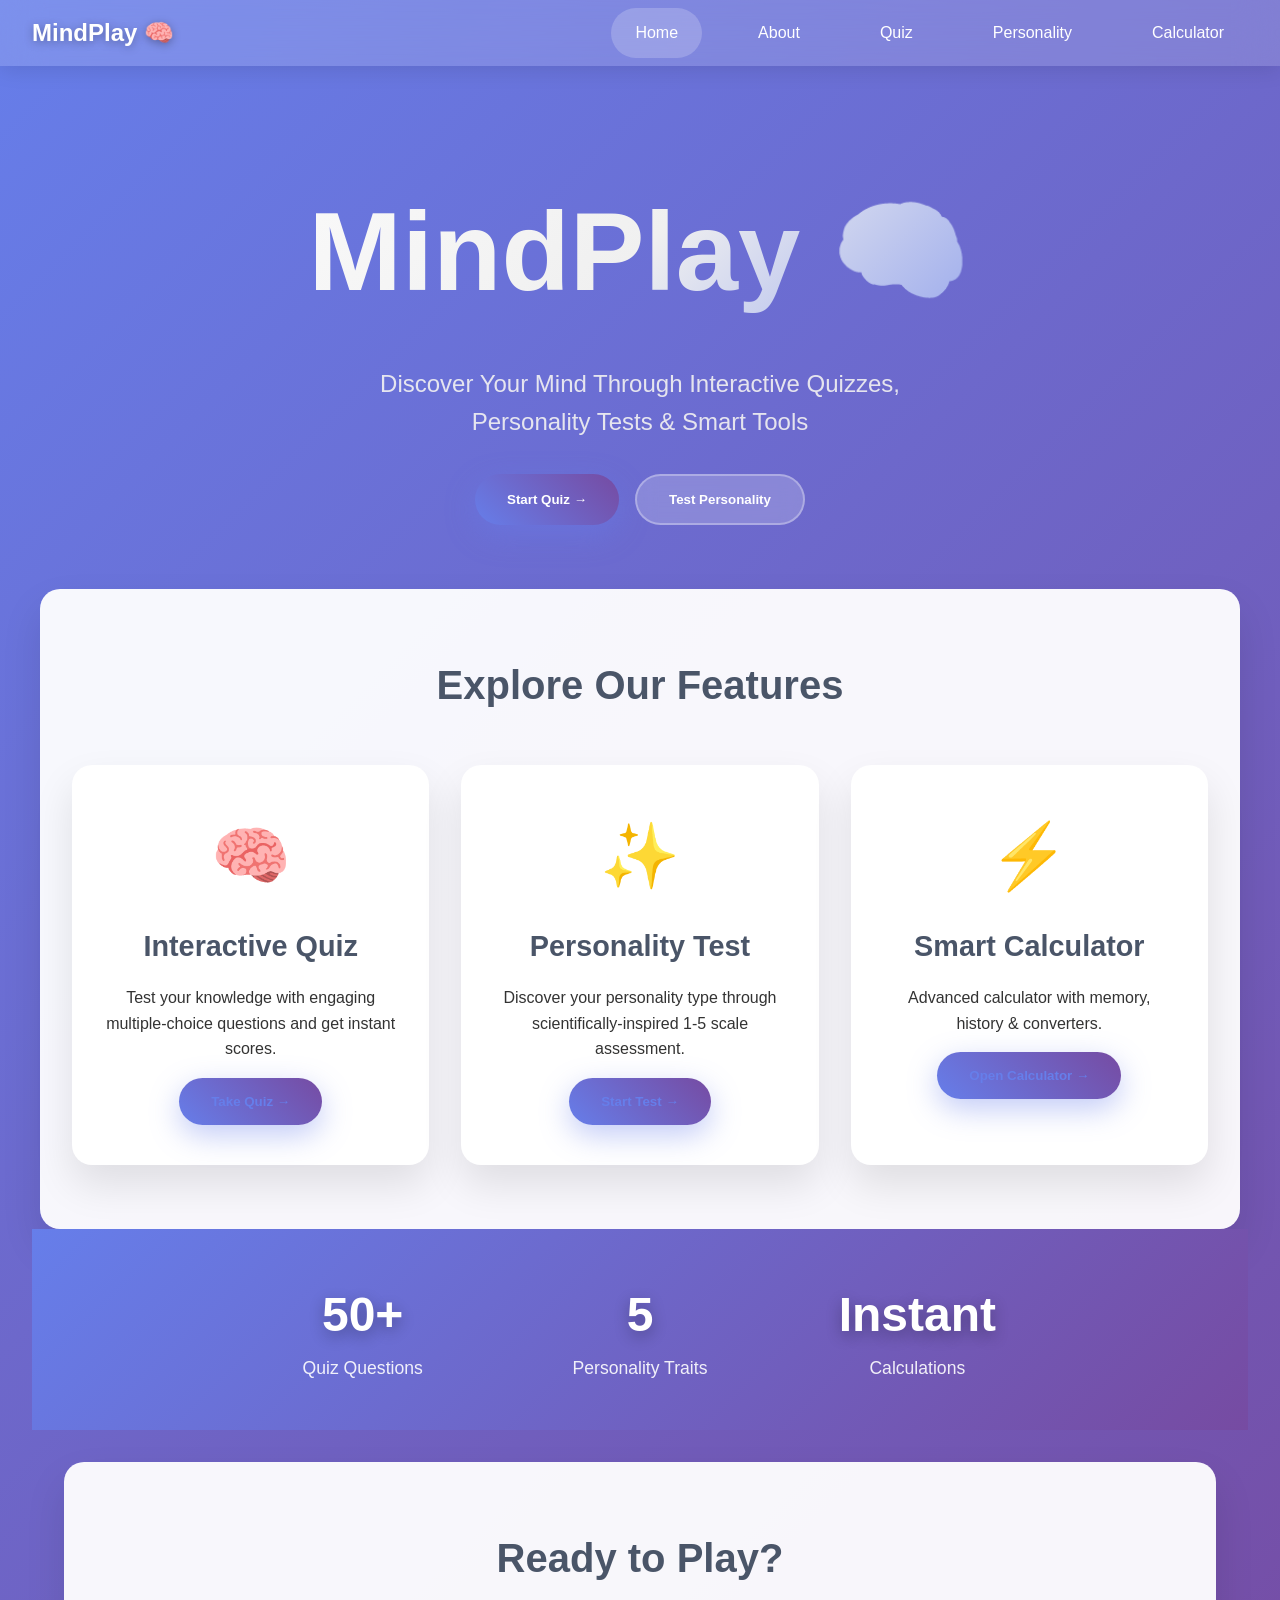
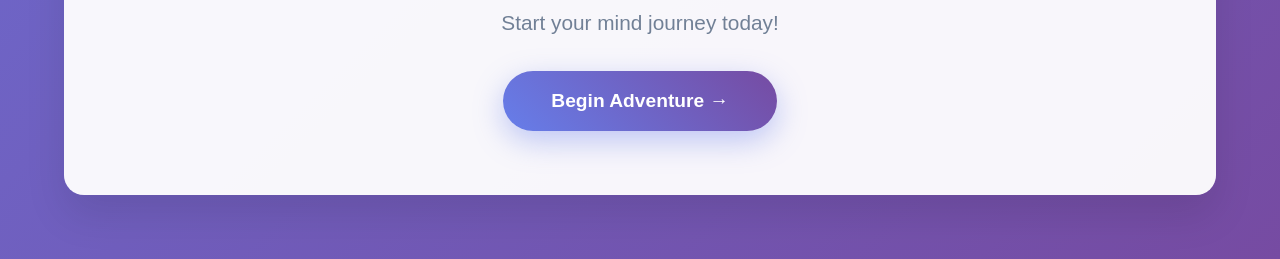
<file: index-single.html>
<!DOCTYPE html>
<html lang="en">
<head>
    <meta charset="UTF-8">
    <meta name="viewport" content="width=device-width, initial-scale=1.0">
    <title>MindPlay - Interactive Quizzes & Tools</title>
    <meta name="description" content="Discover your personality, test your knowledge, and calculate with ease. Interactive web app with quizzes, tests, and calculators.">
    <meta name="keywords" content="quiz, personality test, calculator, mindplay, interactive, web app">
    <link rel="icon" type="image/x-icon" href="assets/icons/favicon.ico">
    <style>
/* All CSS inlined - style.css + page-specific */

/* Main global styles + Index enhancements */
* { margin: 0; padding: 0; box-sizing: border-box; }
body { font-family: 'Arial', sans-serif; line-height: 1.6; color: #333; background: linear-gradient(135deg, #667eea 0%, #764ba2 100%); min-height: 100vh; }
nav.navbar { position: sticky; top: 0; z-index: 1000; background: rgba(255,255,255,0.15); backdrop-filter: blur(20px); padding: 0.5rem 2rem; display: flex; justify-content: space-between; align-items: center; box-shadow: 0 4px 20px rgba(0,0,0,0.1); transition: all 0.3s ease; }
.nav-brand { font-size: 1.5rem; font-weight: bold; color: white; text-shadow: 0 2px 10px rgba(0,0,0,0.3); }
.nav-links { display: flex; gap: 2rem; align-items: center; }
.nav-link { color: white; text-decoration: none; padding: 0.75rem 1.5rem; border-radius: 25px; font-weight: 500; transition: all 0.3s ease; cursor: pointer; }
.nav-link.active { background: rgba(255,255,255,0.2); }
.nav-link:hover { background: rgba(255,255,255,0.2); transform: translateY(-2px); box-shadow: 0 5px 15px rgba(0,0,0,0.2); }
main { padding: 2rem; }
.page-section { display: none; }
.page-section.active { display: block; animation: fadeInUp 0.5s ease; }
@keyframes fadeInUp { from { opacity: 0; transform: translateY(30px); } to { opacity: 1; transform: translateY(0); } }
.hero { text-align: center; padding: 4rem 2rem; color: rgb(243, 242, 242); }
.hero-title { font-size: clamp(3.5rem, 9vw, 7rem); margin-bottom: 1.5rem; background: linear-gradient(135deg, #fff 0%, #f0f0f0 50%, #667eea 100%); -webkit-background-clip: text; -webkit-text-fill-color: transparent; background-clip: text; font-weight: 900; animation: glowPulse 2s ease-in-out infinite alternate; }
@keyframes glowPulse { 0% { filter: drop-shadow(0 0 20px rgba(102,126,234,0.5)); } 100% { filter: drop-shadow(0 0 40px rgba(102,126,234,0.8)); } }
.hero-subtitle { font-size: 1.5rem; max-width: 600px; margin: 0 auto 2rem; opacity: 0.9; }
.hero-buttons { display: flex; gap: 1rem; justify-content: center; flex-wrap: wrap; }
.btn-primary, .btn-secondary { padding: 1rem 2rem; border-radius: 50px; text-decoration: none; font-weight: bold; transition: all 0.3s ease; display: inline-block; cursor: pointer; border: none; }
.btn-primary { background: linear-gradient(45deg, #667eea, #764ba2); color: white; box-shadow: 0 10px 30px rgba(102,126,234,0.4); }
.btn-primary:hover { transform: translateY(-3px); box-shadow: 0 20px 40px rgba(102,126,234,0.6); }
.btn-secondary { background: rgba(255,255,255,0.2); color: white; backdrop-filter: blur(10px); border: 2px solid rgba(255,255,255,0.3); }
.btn-secondary:hover { background: rgba(255,255,255,0.3); transform: translateY(-2px); }
.btn-large { padding: 1.2rem 3rem; font-size: 1.2rem; }
.features { padding: 4rem 2rem; max-width: 1200px; margin: 0 auto; background: rgba(255,255,255,0.95); border-radius: 20px; box-shadow: 0 20px 40px rgba(0,0,0,0.1); }
.features h2 { text-align: center; font-size: 2.5rem; margin-bottom: 3rem; color: #4a5568; }
.features-grid { display: grid; grid-template-columns: repeat(auto-fit, minmax(300px, 1fr)); gap: 2rem; }
.feature-card { background: white; padding: 2.5rem 2rem; border-radius: 20px; text-align: center; box-shadow: 0 20px 40px rgba(0,0,0,0.1); transition: all 0.3s ease; }
.feature-card:hover { transform: translateY(-10px); box-shadow: 0 30px 60px rgba(0,0,0,0.15); }
.feature-icon { font-size: 4rem; margin-bottom: 1rem; }
.feature-card h3 { font-size: 1.8rem; margin-bottom: 1rem; color: #4a5568; }
.feature-link { color: #667eea; text-decoration: none; font-weight: bold; margin-top: 1rem; display: inline-block; }
.feature-link:hover { color: #764ba2; }
.stats { background: linear-gradient(135deg, #667eea, #764ba2); color: white; padding: 3rem 2rem; }
.stats-grid { display: grid; grid-template-columns: repeat(auto-fit, minmax(150px, 1fr)); gap: 2rem; max-width: 800px; margin: 0 auto; text-align: center; }
.stat-item { text-align: center; }
.stat-number { display: block; font-size: 3rem; font-weight: bold; text-shadow: 0 5px 15px rgba(0,0,0,0.3); }
.stat-label { font-size: 1.1rem; opacity: 0.9; }
.cta { text-align: center; padding: 4rem 2rem; background: rgba(255,255,255,0.95); border-radius: 20px; box-shadow: 0 20px 40px rgba(0,0,0,0.1); margin: 2rem; }
.cta h2 { font-size: 2.5rem; margin-bottom: 1rem; color: #4a5568; }
.cta p { font-size: 1.3rem; margin-bottom: 2rem; color: #718096; }
/* About styles */
.about-hero { text-align: center; padding: 5rem 2rem; color: white; }
.mission { padding: 4rem 2rem; background: rgba(255,255,255,0.95); margin: 2rem; border-radius: 20px; box-shadow: 0 20px 40px rgba(0,0,0,0.1); }
.mission h2 { text-align: center; font-size: 2.5rem; margin-bottom: 2rem; color: #4a5568; }
.mission-content { max-width: 800px; margin: 0 auto; text-align: center; font-size: 1.2rem; line-height: 1.8; }
.mission ul { list-style: none; margin-top: 2rem; display: grid; gap: 1rem; }
.mission li { background: linear-gradient(135deg, #667eea, #764ba2); color: white; padding: 1rem 1.5rem; border-radius: 15px; font-weight: 500; box-shadow: 0 10px 30px rgba(102,126,234,0.3); }
.timeline { padding: 4rem 2rem; max-width: 1000px; margin: 0 auto; background: rgba(255,255,255,0.95); border-radius: 20px; box-shadow: 0 20px 40px rgba(0,0,0,0.1); }
.timeline h2 { text-align: center; font-size: 2.5rem; margin-bottom: 4rem; color: #4a5568; }
.timeline-container { position: relative; padding-left: 2rem; }
.timeline-container::before { content: ''; position: absolute; left: 1rem; top: 0; bottom: 0; width: 4px; background: linear-gradient(to bottom, #667eea, #764ba2); border-radius: 2px; }
.timeline-item { position: relative; margin-bottom: 3rem; padding-left: 3rem; }
.timeline-dot { position: absolute; left: -1rem; top: 0.5rem; width: 20px; height: 20px; background: linear-gradient(135deg, #667eea, #764ba2); border-radius: 50%; box-shadow: 0 0 0 4px rgba(102,126,234,0.3); }
.timeline-content h3 { font-size: 1.5rem; color: #4a5568; margin-bottom: 0.5rem; }
.timeline-content p { color: #718096; font-size: 1.1rem; }
.container { max-width: 1200px; margin: 0 auto; }
/* Quiz CSS */
.screen { display: none; width: 100%; max-width: 800px; min-height: 80vh; margin: 2rem auto; }
.screen.active { display: block; animation: fadeIn 0.5s ease; }
@keyframes fadeIn { from { opacity: 0; transform: translateY(20px); } to { opacity: 1; transform: translateY(0); } }
.welcome-hero { text-align: center; padding: 3rem 2rem; }
.quiz-title { font-size: clamp(3rem, 8vw, 5rem); background: linear-gradient(135deg, #667eea, #764ba2); -webkit-background-clip: text; -webkit-text-fill-color: transparent; margin-bottom: 1rem; animation: glowPulse 2s ease-in-out infinite alternate; }
.quiz-subtitle { font-size: 1.4rem; color: #64748b; margin-bottom: 3rem; max-width: 500px; margin-left: auto; margin-right: auto; }
.category-grid { display: grid; grid-template-columns: repeat(auto-fit, minmax(250px, 1fr)); gap: 1.5rem; margin-bottom: 3rem; }
.category-card { background: linear-gradient(135deg, rgba(255,255,255,0.95), rgba(255,255,255,0.9)); border-radius: 20px; padding: 2rem; text-align: center; cursor: pointer; transition: all 0.3s ease; border: 2px solid transparent; box-shadow: 0 10px 30px rgba(0,0,0,0.1); }
.category-card:hover { transform: translateY(-10px); box-shadow: 0 20px 40px rgba(0,0,0,0.2); border-color: #667eea; }
.category-icon { font-size: 4rem; margin-bottom: 1rem; }
.quick-play { text-align: center; }
.quiz-header { display: flex; justify-content: space-between; align-items: center; margin-bottom: 2rem; padding: 1rem; background: rgba(255,255,255,0.1); border-radius: 15px; backdrop-filter: blur(10px); }
.timer-circle { width: 80px; height: 80px; border-radius: 50%; background: conic-gradient(#667eea var(--timer-percent), #e2e8f0 0); display: flex; align-items: center; justify-content: center; font-size: 1.5rem; font-weight: bold; color: #333; box-shadow: 0 10px 30px rgba(102,126,234,0.4); animation: timerPulse 1s ease-in-out infinite alternate; }
@keyframes timerPulse { from { box-shadow: 0 10px 30px rgba(102,126,234,0.4); } to { box-shadow: 0 10px 30px rgba(102,126,234,0.6); } }
.progress-info { display: flex; gap: 2rem; font-weight: bold; color: white; text-shadow: 0 2px 10px rgba(0,0,0,0.5); }
.question-card { background: linear-gradient(135deg, rgba(255,255,255,0.95), rgba(248,250,252,0.95)); border-radius: 25px; padding: 3rem 2.5rem; text-align: center; box-shadow: 0 25px 50px rgba(0,0,0,0.15); animation: slideInUp 0.6s ease; }
@keyframes slideInUp { from { opacity: 0; transform: translateY(50px); } to { opacity: 1; transform: translateY(0); } }
.question-text { font-size: 1.6rem; color: #334155; margin-bottom: 2rem; line-height: 1.6; }
.options-grid { display: grid; gap: 1.5rem; }
.option-btn { padding: 1.5rem 2rem; border: 2px solid #e2e8f0; border-radius: 15px; background: white; font-size: 1.1rem; font-weight: 500; cursor: pointer; transition: all 0.3s ease; text-align: left; }
.option-btn:hover { border-color: #667eea; transform: translateY(-3px); box-shadow: 0 15px 35px rgba(102,126,234,0.2); }
.option-btn.selected, .option-btn.correct { background: linear-gradient(135deg, #48bb78, #38a169); color: white; border-color: transparent; }
.option-btn.wrong { background: #f56565; color: white; }
.results-hero { text-align: center; padding: 4rem 2rem; }
.confetti { position: absolute; top: 0; left: 0; width: 100%; height: 100%; pointer-events: none; z-index: 1; }
#final-score-text { font-size: 4rem; font-weight: bold; background: linear-gradient(135deg, #48bb78, #38a169); -webkit-background-clip: text; background-clip: text; -webkit-text-fill-color: transparent; display: block; margin-bottom: 1rem; }
.score-bar { width: 300px; height: 20px; background: #e2e8f0; border-radius: 10px; margin: 0 auto; overflow: hidden; }
.score-fill { height: 100%; background: linear-gradient(90deg, #48bb78, #38a169); border-radius: 10px; transition: width 1s ease; }
.results-actions { display: flex; gap: 1rem; justify-content: center; margin: 3rem 0; flex-wrap: wrap; }
.highscore-section { margin-top: 2rem; padding: 1.5rem; background: rgba(255,255,255,0.2); border-radius: 15px; backdrop-filter: blur(10px); }
/* Personality CSS */
#personality-app .screen { padding: 2rem; }
.personality-title { font-size: clamp(2.5rem, 7vw, 4.5rem); background: linear-gradient(135deg, #667eea, #764ba2, #f0932b); -webkit-background-clip: text; -webkit-text-fill-color: transparent; text-align: center; margin-bottom: 1.5rem; animation: titleGlow 2s ease-in-out infinite alternate; }
@keyframes titleGlow { from { filter: drop-shadow(0 0 10px rgba(102,126,234,0.5)); } to { filter: drop-shadow(0 0 20px rgba(240,147,43,0.8)); } }
.welcome-subtitle { font-size: 1.4rem; color: #64748b; text-align: center; max-width: 600px; margin: 0 auto 3rem; line-height: 1.6; }
.personality-stats-grid { display: grid; grid-template-columns: repeat(auto-fit, minmax(200px, 1fr)); gap: 2rem; margin-bottom: 4rem; }
.stat-card { background: rgba(255,255,255,0.9); padding: 2rem 1.5rem; border-radius: 20px; text-align: center; box-shadow: 0 15px 35px rgba(0,0,0,0.1); transition: transform 0.3s ease; }
.stat-card:hover { transform: translateY(-8px); }
.stat-card h3 { font-size: 2.5rem; color: #667eea; margin-bottom: 0.5rem; }
.question-header { display: flex; justify-content: space-between; align-items: center; margin-bottom: 2.5rem; padding: 1.5rem; background: rgba(255,255,255,0.1); border-radius: 15px; backdrop-filter: blur(15px); }
.personality-progress-info { display: flex; gap: 1.5rem; font-weight: bold; color: white; font-size: 1.1rem; }
.progress-info { display: flex; gap: 1.5rem; font-weight: bold; color: white; font-size: 1.1rem; }
#dimension-display { background: rgba(255,255,255,0.2); padding: 0.5rem 1.5rem; border-radius: 25px; }
.scale-container { display: flex; justify-content: space-between; align-items: center; max-width: 600px; margin: 0 auto; gap: 1rem; }
.scale-label { font-size: 1.1rem; font-weight: 600; color: #475569; min-width: 120px; text-align: center; }
.scale-btn { flex: 1; padding: 1.5rem 1rem; border: 3px solid #e2e8f0; border-radius: 15px; background: white; font-size: 1.3rem; font-weight: 600; cursor: pointer; transition: all 0.3s ease; margin: 0 0.25rem; }
.scale-btn:hover { border-color: #667eea; transform: translateY(-2px); box-shadow: 0 10px 25px rgba(102,126,234,0.2); }
.scale-btn.selected { background: linear-gradient(135deg, #667eea, #764ba2); color: white; border-color: transparent; transform: scale(1.05); }
.personality-card { background: linear-gradient(135deg, rgba(255,255,255,0.1), rgba(255,255,255,0.05)); backdrop-filter: blur(20px); border-radius: 30px; padding: 4rem; border: 1px solid rgba(255,255,255,0.2); box-shadow: 0 40px 80px rgba(0,0,0,0.2); margin-bottom: 3rem; }
.personality-code { font-size: 6rem; font-weight: 900; background: linear-gradient(135deg, #667eea, #764ba2); -webkit-background-clip: text; -webkit-text-fill-color: transparent; text-align: center; margin-bottom: 1rem; }
.personality-name { font-size: 2.5rem; color: white; text-align: center; margin-bottom: 2rem; font-weight: 700; }
.personality-description { font-size: 1.25rem; line-height: 1.7; color: #e2e8f0; margin-bottom: 3rem; text-align: center; max-width: 700px; margin-left: auto; margin-right: auto; }
.traits-grid { display: grid; grid-template-columns: repeat(auto-fit, minmax(200px, 1fr)); gap: 1.5rem; margin-bottom: 2.5rem; }
.trait-badge { background: rgba(255,255,255,0.15); padding: 1rem 1.5rem; border-radius: 25px; text-align: center; backdrop-filter: blur(10px); border: 1px solid rgba(255,255,255,0.2); }
.trait-badge strong { display: block; color: white; font-size: 1.1rem; }
.career-list { background: rgba(255,255,255,0.1); border-radius: 20px; padding: 2rem; margin-bottom: 2rem; }
.career-list h4 { color: white; margin-bottom: 1rem; font-size: 1.3rem; }
.career-list ul { list-style: none; display: grid; grid-template-columns: repeat(auto-fit, minmax(200px, 1fr)); gap: 0.5rem; }
.career-list li { background: rgba(255,255,255,0.1); padding: 0.75rem 1rem; border-radius: 10px; color: #e2e8f0; }
.score-breakdown { display: grid; grid-template-columns: repeat(auto-fit, minmax(150px, 1fr)); gap: 1.5rem; margin-bottom: 2rem; }
.dimension-score { text-align: center; padding: 1.5rem; background: rgba(255,255,255,0.1); border-radius: 20px; backdrop-filter: blur(10px); }
.dimension-label { font-size: 0.9rem; color: #cbd5e1; margin-bottom: 0.5rem; text-transform: uppercase; letter-spacing: 1px; }
.dimension-bar { height: 8px; background: rgba(255,255,255,0.2); border-radius: 4px; overflow: hidden; margin-bottom: 0.5rem; }
.dimension-fill { height: 100%; background: linear-gradient(90deg, #667eea, #764ba2); border-radius: 4px; transition: width 1s ease; }
.dimension-value { font-weight: bold; color: white; font-size: 1.1rem; }
.start-section { text-align: center; }
/* Calculator CSS */
.calculator-hero { text-align: center; padding: 2rem 0; color: white; }
.calculator-hero h1 { font-size: 3rem; background: linear-gradient(135deg, #667eea, #764ba2); -webkit-background-clip: text; -webkit-text-fill-color: transparent; margin-bottom: 1rem; }
.calc-tabs { display: flex; justify-content: center; gap: 1rem; margin: 2rem 0; flex-wrap: wrap; }
.tab-btn { padding: 0.8rem 2rem; border: none; background: rgba(255,255,255,0.2); color: white; border-radius: 25px; cursor: pointer; backdrop-filter: blur(10px); transition: all 0.3s ease; }
.tab-btn.active, .tab-btn:hover { background: linear-gradient(135deg, #667eea, #764ba2); transform: translateY(-2px); box-shadow: 0 10px 25px rgba(102,126,234,0.4); }
#calculator-container { max-width: 500px; margin: 0 auto 2rem; background: rgba(255,255,255,0.1); backdrop-filter: blur(20px); border-radius: 30px; padding: 2.5rem; box-shadow: 0 30px 60px rgba(0,0,0,0.3); border: 1px solid rgba(255,255,255,0.2); }
.display { width: 100%; height: 90px; font-size: 2.8rem; text-align: right; padding: 1.5rem; margin-bottom: 1.5rem; border: none; border-radius: 20px; background: rgba(255,255,255,0.15); color: white; backdrop-filter: blur(15px); box-shadow: inset 0 5px 15px rgba(0,0,0,0.2); }
.buttons-grid { display: grid; grid-template-columns: repeat(4, 1fr); gap: 1.2rem; }
.btn { aspect-ratio: 1; font-size: 1.4rem; font-weight: 600; border: none; border-radius: 20px; cursor: pointer; transition: all 0.2s cubic-bezier(0.4, 0, 0.2, 1); box-shadow: 0 8px 20px rgba(0,0,0,0.2); position: relative; overflow: hidden; }
.btn-number { background: linear-gradient(135deg, rgba(255,255,255,0.3), rgba(255,255,255,0.1)); color: #4a5568; }
.btn-operator { background: linear-gradient(135deg, #f0932b, #eb4d4b); color: white; }
.btn-function { background: linear-gradient(135deg, #667eea, #764ba2); color: white; }
.btn-equals { background: linear-gradient(135deg, #00b894, #00cec9); color: white; }
.btn-memory { background: linear-gradient(135deg, #fdcb6e, #e17055); color: white; }
.btn-clear { background: linear-gradient(135deg, #e17055, #d63031); color: white; }
.btn:active { transform: scale(0.95); box-shadow: 0 4px 10px rgba(0,0,0,0.3); }
.history-panel { max-width: 500px; margin: 2rem auto; background: rgba(255,255,255,0.1); backdrop-filter: blur(20px); border-radius: 20px; padding: 2rem; border: 1px solid rgba(255,255,255,0.2); }
#history-list { max-height: 200px; overflow-y: auto; margin: 1rem 0; color: white; }
.history-item { padding: 0.5rem; margin-bottom: 0.5rem; background: rgba(255,255,255,0.1); border-radius: 10px; cursor: pointer; transition: background 0.2s; }
.history-item:hover { background: rgba(255,255,255,0.2); }
/* Responsive */
@media (max-width: 768px) { .nav-links { gap: 1rem; } .hero-buttons { flex-direction: column; } .features-grid { grid-template-columns: 1fr; } .buttons-grid { grid-template-columns: repeat(4, 1fr); } }
@media (prefers-color-scheme: dark) { body { background: #1a202c; color: #e2e8f0; } main .page-section { background: rgba(26,32,44,0.95); } }
.tab-content { display: none; } .tab-content.active { display: block; }
    </style>
</head>
<body>
    <nav class="navbar">
        <div class="nav-brand">
            <span>MindPlay 🧠</span>
        </div>
        <div class="nav-links">
            <a class="nav-link active" data-target="home">Home</a>
            <a class="nav-link" data-target="about">About</a>
            <a class="nav-link" data-target="quiz">Quiz</a>
            <a class="nav-link" data-target="personality">Personality</a>
            <a class="nav-link" data-target="calculator">Calculator</a>
        </div>
    </nav>
    <main>
        <!-- Home Section -->
        <section id="home" class="page-section active">
            <section class="hero">
                <div class="hero-content">
                    <h1 class="hero-title">MindPlay 🧠</h1>
                    <p class="hero-subtitle">Discover Your Mind Through Interactive Quizzes, Personality Tests & Smart Tools</p>
                    <div class="hero-buttons">
                        <button class="btn-primary" onclick="showSection('quiz')">Start Quiz →</button>
                        <button class="btn-secondary" onclick="showSection('personality')">Test Personality</button>
                    </div>
                </div>
            </section>
            <section class="features">
                <h2>Explore Our Features</h2>
                <div class="features-grid">
                    <div class="feature-card">
                        <div class="feature-icon">🧠</div>
                        <h3>Interactive Quiz</h3>
                        <p>Test your knowledge with engaging multiple-choice questions and get instant scores.</p>
                        <button class="feature-link btn-primary" onclick="showSection('quiz')">Take Quiz →</button>
                    </div>
                    <div class="feature-card">
                        <div class="feature-icon">✨</div>
                        <h3>Personality Test</h3>
                        <p>Discover your personality type through scientifically-inspired 1-5 scale assessment.</p>
                        <button class="feature-link btn-primary" onclick="showSection('personality')">Start Test →</button>
                    </div>
                    <div class="feature-card">
                        <div class="feature-icon">⚡</div>
                        <h3>Smart Calculator</h3>
                        <p>Advanced calculator with memory, history & converters.</p>
                        <button class="feature-link btn-primary" onclick="showSection('calculator')">Open Calculator →</button>
                    </div>
                </div>
            </section>
            <section class="stats">
                <div class="stats-grid">
                    <div class="stat-item">
                        <span class="stat-number">50+</span>
                        <span class="stat-label">Quiz Questions</span>
                    </div>
                    <div class="stat-item">
                        <span class="stat-number">5</span>
                        <span class="stat-label">Personality Traits</span>
                    </div>
                    <div class="stat-item">
                        <span class="stat-number">Instant</span>
                        <span class="stat-label">Calculations</span>
                    </div>
                </div>
            </section>
            <section class="cta">
                <h2>Ready to Play?</h2>
                <p>Start your mind journey today!</p>
                <button class="btn-primary btn-large" onclick="showSection('quiz')">Begin Adventure →</button>
            </section>
        </section>

        <!-- About Section -->
        <section id="about" class="page-section">
            <section class="about-hero">
                <div class="hero-content">
                    <h1 class="hero-title">About MindPlay</h1>
                    <p class="hero-subtitle">Unlocking Minds Through Interactive Learning Since 2024</p>
                    <div class="hero-buttons">
                        <button class="btn-primary" onclick="showSection('quiz')">Try Our Quiz</button>
                    </div>
                </div>
            </section>
            <section class="mission">
                <div class="container">
                    <h2>Our Mission</h2>
                    <div class="mission-content">
                        <p>MindPlay is more than just quizzes and tests. We're dedicated to creating engaging experiences that challenge your mind, reveal your personality, and provide practical tools for everyday use.</p>
                        <ul>
                            <li>🧠 Interactive learning experiences</li>
                            <li>✨ Accurate personality insights</li>
                            <li>⚡ Instant calculation tools</li>
                            <li>🎯 Fun & educational content</li>
                        </ul>
                    </div>
                </div>
            </section>
            <section class="timeline">
                <h2>Our Journey</h2>
                <div class="timeline-container">
                    <div class="timeline-item">
                        <div class="timeline-dot"></div>
                        <div class="timeline-content">
                            <h3>2024</h3>
                            <p>MindPlay launched with interactive quiz engine</p>
                        </div>
                    </div>
                    <div class="timeline-item">
                        <div class="timeline-dot"></div>
                        <div class="timeline-content">
                            <h3>2024 Q2</h3>
                            <p>Personality assessment framework added</p>
                        </div>
                    </div>
                    <div class="timeline-item">
                        <div class="timeline-dot"></div>
                        <div class="timeline-content">
                            <h3>2024 Q3</h3>
                            <p>Smart calculator with currency converter</p>
                        </div>
                    </div>
                    <div class="timeline-item">
                        <div class="timeline-dot"></div>
                        <div class="timeline-content">
                            <h3>Future</h3>
                            <p>AI-powered adaptive learning & more!</p>
                        </div>
                    </div>
                </div>
            </section>
            <section class="cta">
                <h2>Ready to Discover Your Mind?</h2>
                <button class="btn-primary btn-large" onclick="showSection('personality')">Take Personality Test →</button>
            </section>
        </section>

        <!-- Quiz Section -->
        <section id="quiz" class="page-section">
            <div id="quiz-app">
                <div id="welcome-screen" class="screen active">
                    <div class="welcome-hero">
                        <h1 class="quiz-title">Brain Blitz Quiz</h1>
                        <p class="quiz-subtitle">Test your knowledge across 5 categories!</p>
                        <div class="category-grid" id="category-grid">
                            <!-- Dynamic -->
                        </div>
                        <div class="quick-play">
                            <button id="quick-play-btn" class="btn-primary btn-large">Quick Play (10 Questions)</button>
                        </div>
                    </div>
                </div>
                <div id="quiz-screen" class="screen">
                    <div class="quiz-header">
                        <div class="timer-circle" id="timer-circle">
                            <span id="timer-text">30</span>
                        </div>
                        <div class="progress-info">
                            <span id="question-counter">Q1/10</span>
                            <span id="score-display">Score: 0</span>
                        </div>
                    </div>
                    <div id="question-container" class="question-card">
                        <!-- Dynamic -->
                    </div>
                </div>
                <div id="results-screen" class="screen">
                    <div class="results-hero">
                        <canvas class="confetti"></canvas>
                        <h1 id="results-title">Great Job!</h1>
                        <div class="final-score">
                            <span id="final-score-text">8/10</span>
                            <div class="score-bar">
                                <div id="score-fill" class="score-fill"></div>
                            </div>
                        </div>
                        <p id="results-message">You're a Quiz Master! 🏆</p>
                        <div class="results-actions">
                            <button id="restart-btn" class="btn-primary">Play Again</button>
                            <button id="share-btn" class="btn-secondary">Share Score</button>
                        </div>
                        <div class="highscore-section">
                            <h3>High Score: <span id="highscore">0</span></h3>
                        </div>
                    </div>
                </div>
            </div>
        </section>

        <!-- Personality Section -->
        <section id="personality" class="page-section">
            <div id="personality-app">
                <div id="welcome-screen" class="screen active">
                    <div class="welcome-hero">
                        <h1 class="personality-title">Discover Your Personality Type</h1>
                        <p class="welcome-subtitle">Take our 24-question test to uncover your 16 MBTI personality type</p>
                        <div class="personality-stats-grid">
                            <div class="stat-card">
                                <h3>16 Types</h3>
                                <p>MBTI Framework</p>
                            </div>
                            <div class="stat-card">
                                <h3>24 Questions</h3>
                                <p>Scientifically validated</p>
                            </div>
                            <div class="stat-card">
                                <h3>5 Minutes</h3>
                                <p>Quick & accurate</p>
                            </div>
                        </div>
                        <div class="start-section">
                            <button id="start-test-btn" class="btn-primary btn-large">Start Personality Test</button>
                        </div>
                    </div>
                </div>
                <div id="questions-screen" class="screen">
                    <div class="question-header">
                        <div class="progress-info">
                            <span id="question-counter">Q1/24</span>
                            <span id="dimension-display">Extraversion/Introversion</span>
                        </div>
                    </div>
                    <div id="question-container" class="question-card">
                        <!-- Dynamic -->
                    </div>
                </div>
                <div id="results-screen" class="screen">
                    <div class="results-hero">
                        <div class="personality-card" id="personality-card">
                            <!-- Dynamic -->
                        </div>
                        <div class="results-actions">
                            <button id="retake-btn" class="btn-primary">Retake Test</button>
                            <button id="share-result-btn" class="btn-secondary">Share Results</button>
                        </div>
                    </div>
                </div>
            </div>
        </section>

        <!-- Calculator Section -->
        <section id="calculator" class="page-section">
            <section class="calculator-hero">
                <h1><span>⚡</span> Smart Calculator</h1>
                <p>Advanced calculations with memory, history & tabs</p>
            </section>
            <div class="calc-tabs">
                <button class="tab-btn active" onclick="switchTab('basic')">Basic</button>
                <button class="tab-btn" onclick="switchTab('scientific')">Scientific</button>
            </div>
            <div id="calculator-container">
                <!-- Dynamic -->
            </div>
            <div id="history-panel" class="history-panel">
                <h3>History</h3>
                <div id="history-list">No calculations yet</div>
                <button onclick="clearHistory()" class="btn-clear">Clear All</button>
            </div>
        </section>
    </main>
    <script>
/* All JS inlined - main.js + quiz.js + personality.js + calculator.js + data */

// Navigation
function showSection(target) {
    document.querySelectorAll('.page-section').forEach(sec => sec.classList.remove('active'));
    document.getElementById(target).classList.add('active');
    document.querySelectorAll('.nav-link').forEach(link => link.classList.remove('active'));
    document.querySelector(`[data-target="${target}"]`).classList.add('active');
    
    // Init section if needed
    if (target === 'quiz') initQuiz();
    if (target === 'personality') initPersonality();
    if (target === 'calculator') initCalculator();
}

// Dark mode
const darkModeMediaQuery = window.matchMedia('(prefers-color-scheme: dark)');
darkModeMediaQuery.addListener(isDark => document.body.classList.toggle('dark-mode', isDark.matches));
document.body.classList.toggle('dark-mode', darkModeMediaQuery.matches);

// Quiz Data + App
const quizData = {
    categories: [
        { id: 'general', name: 'General Knowledge', color: '#ff6b6b' },
        { id: 'science', name: 'Science', color: '#4ecdc4' },
        { id: 'history', name: 'History', color: '#45b7d1' },
        { id: 'geography', name: 'Geography', color: '#f9ca24' },
        { id: 'sports', name: 'Sports', color: '#6c5ce7' }
    ],
    questions: {
        general: [
            { question: "What is the capital of France?", options: ["London", "Berlin", "Paris", "Madrid"], correct: 2 },
            { question: "Who wrote 'Romeo and Juliet'?", options: ["Charles Dickens", "William Shakespeare", "Jane Austen", "Mark Twain"], correct: 1 },
            { question: "What is the chemical symbol for gold?", options: ["Ag", "Au", "Go", "Gd"], correct: 1 }
        ],
        science: [
            { question: "Which planet is known as the Red Planet?", options: ["Venus", "Mars", "Jupiter", "Saturn"], correct: 1 },
            { question: "What is H2O commonly known as?", options: ["Milk", "Salt", "Water", "Sugar"], correct: 2 },
            { question: "Which vitamin is produced by sunlight on skin?", options: ["Vitamin A", "Vitamin B", "Vitamin C", "Vitamin D"], correct: 3 }
        ],
        history: [
            { question: "In what year did World War II end?", options: ["1945", "1939", "1918", "1950"], correct: 0 },
            { question: "Who was the first President of USA?", options: ["Abraham Lincoln", "Thomas Jefferson", "George Washington", "John Adams"], correct: 2 }
        ],
        geography: [
            { question: "What is the largest ocean on Earth?", options: ["Atlantic", "Indian", "Arctic", "Pacific"], correct: 3 },
            { question: "Which continent is Egypt in?", options: ["Asia", "Europe", "Africa", "South America"], correct: 2 }
        ],
        sports: [
            { question: "How many players in a soccer team?", options: ["9", "10", "11", "12"], correct: 2 },
            { question: "What country won 2018 FIFA World Cup?", options: ["Brazil", "Germany", "France", "Argentina"], correct: 2 }
        ]
    }
};

let quizApp = null;
function initQuiz() {
    if (quizApp) return;
    quizApp = new QuizApp();
    const grid = document.getElementById('category-grid');
    grid.innerHTML = '';
    quizData.categories.forEach(cat => {
        grid.innerHTML += `
            <div class="category-card" data-category="${cat.id}" style="border-top: 5px solid ${cat.color}">
                <div class="category-icon" style="color: ${cat.color}">📚</div>
                <h3>${cat.name}</h3>
                <p>${Object.keys(quizData.questions[cat.id] || []).length}+ Questions</p>
            </div>
        `;
    });
}

class QuizApp {
    constructor() {
        this.currentQuestion = 0;
        this.score = 0;
        this.timer = 30;
        this.highScore = localStorage.getItem('quizHighScore') || 0;
        this.questions = [];
        this.maxQuestions = 10;
        this.category = null;
        this.timerInterval = null;
        this.bindEvents();
        document.getElementById('highscore').textContent = this.highScore;
    }
    bindEvents() {
        const quickBtn = document.getElementById('quick-play-btn');
        if (quickBtn) quickBtn.addEventListener('click', () => this.startQuickPlay());
        const restartBtn = document.getElementById('restart-btn');
        if (restartBtn) restartBtn.addEventListener('click', () => this.restartQuiz());
        const shareBtn = document.getElementById('share-btn');
        if (shareBtn) shareBtn.addEventListener('click', () => this.shareScore());
        document.body.addEventListener('click', (e) => {
            if (e.target.classList.contains('category-card')) {
                this.selectCategory(e.target.dataset.category);
            }
        });
    }
    startQuickPlay() {
        this.category = 'all';
        this.loadQuestions();
        this.startQuestion();
    }
    selectCategory(cat) {
        this.category = cat;
        this.loadQuestions();
        this.startQuestion();
    }
    loadQuestions() {
        this.questions = [];
        if (this.category === 'all') {
            Object.keys(quizData.questions).forEach(cat => {
                this.questions.push(...quizData.questions[cat]);
            });
        } else {
            this.questions = quizData.questions[this.category] || [];
        }
        this.questions = this.shuffle(this.questions).slice(0, this.maxQuestions);
    }
    startQuestion() {
        this.currentQuestion = 0;
        this.score = 0;
        this.showScreens('quiz-screen');
        document.getElementById('welcome-screen').classList.remove('active');
        document.getElementById('quiz-screen').classList.add('active');
        this.showQuestion();
        this.startTimer();
    }
    showQuestion() {
        const q = this.questions[this.currentQuestion];
        if (!q) { this.showResults(); return; }
        document.getElementById('question-container').innerHTML = `
            <p class="question-text">${q.question}</p>
            <div class="options-grid">
                ${q.options.map((opt, i) => `<button class="option-btn" data-index="${i}">${opt}</button>`).join('')}
            </div>
        `;
        document.querySelectorAll('.option-btn').forEach(btn => {
            btn.addEventListener('click', (e) => this.selectAnswer(parseInt(e.target.dataset.index)));
        });
        this.updateQuestionCounter();
    }
    selectAnswer(index) {
        const q = this.questions[this.currentQuestion];
        const btns = document.querySelectorAll('.option-btn');
        btns.forEach((btn, i) => {
            btn.disabled = true;
            if (i === q.correct) btn.classList.add('correct');
            if (i === index && i !== q.correct) btn.classList.add('wrong');
        });
        if (index === q.correct) this.score++;
        this.updateScoreDisplay();
        setTimeout(() => this.nextQuestion(), 1000);
    }
    nextQuestion() {
        this.currentQuestion++;
        if (this.currentQuestion >= this.questions.length) {
            this.stopTimer();
            this.showResults();
        } else {
            this.showQuestion();
            this.startTimer();
        }
    }
    startTimer() {
        this.stopTimer();
        this.timer = 30;
        this.updateTimerDisplay();
        this.timerInterval = setInterval(() => {
            this.timer--;
            this.updateTimerDisplay();
            if (this.timer <= 0) {
                this.stopTimer();
                this.selectAnswer(-1);
            }
        }, 1000);
    }
    stopTimer() {
        if (this.timerInterval) {
            clearInterval(this.timerInterval);
            this.timerInterval = null;
        }
    }
    updateTimerDisplay() {
        const text = document.getElementById('timer-text');
        const circle = document.getElementById('timer-circle');
        if (text) text.textContent = this.timer;
        if (circle) circle.style.setProperty('--timer-percent', `${(this.timer / 30) * 100}%`);
    }
    updateScoreDisplay() {
        const el = document.getElementById('score-display');
        if (el) el.textContent = `Score: ${this.score}`;
    }
    updateQuestionCounter() {
        const el = document.getElementById('question-counter');
        if (el) el.textContent = `Q${this.currentQuestion + 1}/${this.questions.length}`;
    }
    showResults() {
        this.showScreens('results-screen');
        document.getElementById('quiz-screen').classList.remove('active');
        document.getElementById('results-screen').classList.add('active');
        document.getElementById('final-score-text').textContent = `${this.score}/${this.questions.length}`;
        document.getElementById('score-fill').style.width = `${(this.score / this.questions.length) * 100}%`;
        document.getElementById('results-message').textContent = this.score >= 8 ? "You're a Quiz Master!" : this.score >= 5 ? "Good job!" : "Keep practicing!";
        this.checkHighScore();
        this.playConfetti();
    }
    checkHighScore() {
        if (this.score > this.highScore) {
            this.highScore = this.score;
            localStorage.setItem('quizHighScore', this.highScore);
            document.getElementById('highscore').textContent = this.highScore;
        }
    }
    restartQuiz() {
        this.showScreens('welcome-screen');
        document.getElementById('results-screen').classList.remove('active');
        document.getElementById('welcome-screen').classList.add('active');
    }
    shareScore() {
        const text = `I scored ${this.score}/${this.questions.length} on MindPlay Quiz! 🧠`;
        if (navigator.share) {
            navigator.share({ text });
        } else {
            navigator.clipboard.writeText(text);
            alert('Score copied to clipboard!');
        }
    }
    showScreens(id) {
        document.querySelectorAll('.screen').forEach(s => s.classList.remove('active'));
    }
    shuffle(array) {
        for (let i = array.length - 1; i > 0; i--) {
            const j = Math.floor(Math.random() * (i + 1));
            [array[i], array[j]] = [array[j], array[i]];
        }
        return array;
    }
    playConfetti() {
        const canvas = document.querySelector('.confetti');
        if (!canvas) return;
        const ctx = canvas.getContext('2d');
        canvas.width = window.innerWidth;
        canvas.height = window.innerHeight;
        const particles = [];
        const colors = ['#667eea', '#764ba2', '#f0932b', '#48bb78', '#f56565'];
        for (let i = 0; i < 100; i++) {
            particles.push({
                x: Math.random() * canvas.width,
                y: Math.random() * canvas.height - canvas.height,
                color: colors[Math.floor(Math.random() * colors.length)],
                size: Math.random() * 10 + 5,
                speed: Math.random() * 3 + 2
            });
        }
        function animate() {
            ctx.clearRect(0, 0, canvas.width, canvas.height);
            particles.forEach(p => {
                p.y += p.speed;
                if (p.y > canvas.height) p.y = -10;
                ctx.fillStyle = p.color;
                ctx.fillRect(p.x, p.y, p.size, p.size);
            });
            requestAnimationFrame(animate);
        }
        animate();
    }
}

// Personality Data + App
const personalityData = {
    questions: [
        {id: 'E', text: "I feel energized when I'm around people.", dimension: "EI"},
        {id: 'I', text: "I need quiet time to recharge after social events.", dimension: "EI"},
        {id: 'E', text: "I enjoy working in teams and collaborating.", dimension: "EI"},
        {id: 'I', text: "I prefer working independently on complex problems.", dimension: "EI"},
        {id: 'E', text: "I express my thoughts openly and frequently.", dimension: "EI"},
        {id: 'S', text: "I trust concrete facts and experience over theories.", dimension: "SN"},
        {id: 'N', text: "I enjoy thinking about abstract concepts and possibilities.", dimension: "SN"},
        {id: 'S', text: "I focus on practical details in my work.", dimension: "SN"},
        {id: 'N', text: "I prefer creative solutions over conventional ones.", dimension: "SN"},
        {id: 'S', text: "I learn best by doing and practicing.", dimension: "SN"},
        {id: 'T', text: "I make decisions based on logic rather than emotions.", dimension: "TF"},
        {id: 'F', text: "I consider how my decisions affect others.", dimension: "TF"},
        {id: 'T', text: "I value truth and fairness over tact.", dimension: "TF"},
        {id: 'F', text: "I show empathy and care for others' feelings.", dimension: "TF"},
        {id: 'T', text: "I prefer constructive criticism over empty praise.", dimension: "TF"},
        {id: 'J', text: "I like to have clear plans and schedules.", dimension: "JP"},
        {id: 'P', text: "I adapt easily to changing circumstances.", dimension: "JP"},
        {id: 'J', text: "I prefer things to be organized and orderly.", dimension: "JP"},
        {id: 'P', text: "I enjoy spontaneous adventures.", dimension: "JP"},
        {id: 'J', text: "I set deadlines and stick to them.", dimension: "JP"},
        {id: 'N', text: "I think about the future and possibilities.", dimension: "SN"},
        {id: 'F', text: "I make emotionally-driven decisions.", dimension: "TF"},
        {id: 'P', text: "I keep my options open as long as possible.", dimension: "JP"},
        {id: 'E', text: "I enjoy being the center of attention.", dimension: "EI"}
    ],
    personalities: [
        {code: 'INTJ', name: 'Architect', description: 'Imaginative and strategic thinkers with a plan for everything.', strengths: ['Rational', 'Independent', 'Determined'], careers: ['Strategic Planner', 'Software Architect', 'Research Scientist'], color: '#667eea'},
        {code: 'INTP', name: 'Logician', description: 'Creative inventors who love solving complex problems.', strengths: ['Analytical', 'Curious', 'Innovative'], careers: ['Data Scientist', ' philosopher', 'Engineer'], color: '#764ba2'},
        {code: 'ENTJ', name: 'Commander', description: 'Bold and decisive leaders who take charge.', strengths: ['Confident', 'Organized', 'Strategic'], careers: ['CEO', 'Management', 'Entrepreneur'], color: '#f0932b'},
        {code: 'ENTP', name: 'Debater', description: 'Smart and curious minds who love debate.', strengths: ['Enthusiastic', 'Creative', 'Outgoing'], careers: ['Lawyer', 'Marketer', 'Inventor'], color: '#48bb78'},
        {code: 'INFJ', name: 'Advocate', description: 'Quiet mystics with deep insight and principle.', strengths: ['Insightful', 'Principled', 'Inspirational'], careers: ['Counselor', 'Writer', 'Nonprofit Leader'], color: '#6c5ce7'},
        {code: 'INFP', name: 'Mediator', description: 'Poetic and compassionate dreamers.', strengths: ['Idealistic', 'Artistic', 'Harmonious'], careers: ['Artist', 'Writer', 'Psychologist'], color: '#a29bfe'},
        {code: 'ENFJ', name: 'Protagonist', description: 'Charismatic leaders who inspire others.', strengths: ['Charming', 'Altruistic', 'Popular'], careers: ['Teacher', 'HR Manager', 'Politician'], color: '#fd79a8'},
        {code: 'ENFP', name: 'Campaigner', description: 'Enthusiastic and creative free spirits.', strengths: ['Energetic', 'Optimistic', 'Spontaneous'], careers: ['Actor', 'Journalist', 'Entrepreneur'], color: '#fdcb6e'},
        {code: 'ISTJ', name: 'Logistician', description: 'Practical and reliable fact-finders.', strengths: ['Organized', 'Detail-oriented', 'Dedicated'], careers: ['Accountant', 'Manager', 'Administrator'], color: '#636e72'},
        {code: 'ISFJ', name: 'Defender', description: 'Quiet protectors who value loyalty.', strengths: ['Reliable', 'Patient', 'Devoted'], careers: ['Nurse', 'Teacher', 'Social Worker'], color: '#74b9ff'},
        {code: 'ESTJ', name: 'Executive', description: 'Excellent organizers who get things done.', strengths: ['Efficient', 'Direct', 'Responsible'], careers: ['Business Manager', 'Police Officer', 'Judge'], color: '#00b894'},
        {code: 'ESFJ', name: 'Consul', description: 'Caring and social organizers who help others.', strengths: ['Cooperative', 'Social', 'Practical'], careers: ['Nurse', 'Teacher', 'HR'], color: '#e17055'},
        {code: 'ISTP', name: 'Virtuoso', description: 'Practical and skillful problem solvers.', strengths: ['Practical', 'Flexible', 'Logical'], careers: ['Engineer', 'Pilot', 'Mechanic'], color: '#2d3436'},
        {code: 'ISFP', name: 'Adventurer', description: 'Flexible and artistic explorers.', strengths: ['Artistic', 'Gentle', 'Sensory'], careers: ['Designer', 'Chef', 'Artist'], color: '#dfe6e9'},
        {code: 'ESTP', name: 'Entrepreneur', description: 'Smart and energetic problem solvers.', strengths: ['Energetic', 'Pragmatic', 'Persuasive'], careers: ['Sales', 'Entrepreneur', 'Politician'], color: '#d63031'},
        {code: 'ESFP', name: 'Entertainer', description: 'Spontaneous and enthusiastic performers.', strengths: ['Fun-loving', 'Energetic', 'Spontaneous'], careers: ['Actor', 'Performer', 'Sales'], color: '#fd79a8'}
    ]
};

let personalityTest = null;
function initPersonality() {
    if (personalityTest) return;
    personalityTest = new PersonalityTest();
}

class PersonalityTest {
    constructor() {
        this.currentQuestion = 0;
        this.answers = { E: 0, I: 0, S: 0, N: 0, T: 0, F: 0, J: 0, P: 0 };
        this.personalityType = null;
        this.bindEvents();
    }
    bindEvents() {
        const startBtn = document.getElementById('start-test-btn');
        if (startBtn) startBtn.addEventListener('click', () => this.startTest());
        document.body.addEventListener('click', (e) => {
            if (e.target.classList.contains('scale-btn')) {
                this.selectOption(parseInt(e.target.dataset.value));
            }
        });
    }
    startTest() {
        this.currentQuestion = 0;
        this.answers = { E: 0, I: 0, S: 0, N: 0, T: 0, F: 0, J: 0, P: 0 };
        document.querySelectorAll('.screen').forEach(s => s.classList.remove('active'));
        document.getElementById('questions-screen').classList.add('active');
        this.showQuestion();
    }
    showQuestion() {
        const q = personalityData.questions[this.currentQuestion];
        if (!q) { this.showResults(); return; }
        const dimensions = { EI: 'Extraversion vs Introversion', SN: 'Sensing vs Intuition', TF: 'Thinking vs Feeling', JP: 'Judging vs Perceiving' };
        document.getElementById('question-counter').textContent = `Q${this.currentQuestion + 1}/${personalityData.questions.length}`;
        document.getElementById('dimension-display').textContent = dimensions[q.dimension];
        document.getElementById('question-container').innerHTML = `
            <p class="question-text">${q.text}</p>
            <div class="scale-container">
                <button class="scale-btn" data-value="1">Strongly Disagree</button>
                <button class="scale-btn" data-value="2">Disagree</button>
                <button class="scale-btn" data-value="3">Neutral</button>
                <button class="scale-btn" data-value="4">Agree</button>
                <button class="scale-btn" data-value="5">Strongly Agree</button>
            </div>
        `;
    }
    selectOption(value) {
        const q = personalityData.questions[this.currentQuestion];
        if (q.id === 'E' || q.id === 'N' || q.id === 'T' || q.id === 'J') {
            this.answers[q.id] += value;
        } else {
            const opposite = { 'I': 'E', 'S': 'N', 'F': 'T', 'P': 'J' };
            this.answers[opposite[q.id]] += value;
        }
        this.currentQuestion++;
        if (this.currentQuestion >= personalityData.questions.length) {
            this.showResults();
        } else {
            this.showQuestion();
        }
    }
    showResults() {
        const code = (this.answers.E > this.answers.I ? 'E' : 'I') +
                    (this.answers.S > this.answers.N ? 'S' : 'N') +
                    (this.answers.T > this.answers.F ? 'T' : 'F') +
                    (this.answers.J > this.answers.P ? 'J' : 'P');
        const personality = personalityData.personalities.find(p => p.code === code) || personalityData.personalities[0];
        document.querySelectorAll('.screen').forEach(s => s.classList.remove('active'));
        document.getElementById('results-screen').classList.add('active');
        document.getElementById('personality-card').innerHTML = `
            <div class="personality-code">${personality.code}</div>
            <div class="personality-name">${personality.name}</div>
            <p class="personality-description">${personality.description}</p>
            <div class="traits-grid">
                ${personality.strengths.map(s => `<div class="trait-badge"><strong>${s}</strong></div>`).join('')}
            </div>
            <div class="career-list">
                <h4>Recommended Careers</h4>
                <ul>
                    ${personality.careers.map(c => `<li>${c}</li>`).join('')}
                </ul>
            </div>
        `;
    }
}

// Calculator vars + functions
let display = '0';
let operator = null;
let previousValue = 0;
let waitingForOperand = false;
let memory = 0;
let history = JSON.parse(localStorage.getItem('calcHistory')) || [];
let currentTab = 'basic';

function initCalculator() {
    loadTab(currentTab);
    updateHistory();
}

function loadTab(tab) {
    currentTab = tab;
    document.querySelectorAll('.tab-btn').forEach(btn => btn.classList.remove('active'));
    document.querySelector(`[onclick="switchTab('${tab}')"]`).classList.add('active');
    const container = document.getElementById('calculator-container');
    const buttons = tab === 'basic' ? basicButtons : scientificButtons;
    container.innerHTML = `
        <input type="text" class="display" id="calc-display" value="${display}" readonly>
        <div class="buttons-grid">
            ${buttons.map(b => `<button class="btn ${b.class}" onclick="${b.onclick}">${b.text}</button>`).join('')}
        </div>
    `;
}

function switchTab(tab) {
    loadTab(tab);
}

const basicButtons = [
    { text: 'C', class: 'btn-clear', onclick: 'clearDisplay()' },
    { text: '⌫', class: 'btn-function', onclick: 'deleteLast()' },
    { text: '%', class: 'btn-operator', onclick: 'setOperator("%")' },
    { text: '÷', class: 'btn-operator', onclick: 'setOperator("/")' },
    { text: '7', class: 'btn-number', onclick: 'appendToDisplay("7")' },
    { text: '8', class: 'btn-number', onclick: 'appendToDisplay("8")' },
    { text: '9', class: 'btn-number', onclick: 'appendToDisplay("9")' },
    { text: '×', class: 'btn-operator', onclick: 'setOperator("*")' },
    { text: '4', class: 'btn-number', onclick: 'appendToDisplay("4")' },
    { text: '5', class: 'btn-number', onclick: 'appendToDisplay("5")' },
    { text: '6', class: 'btn-number', onclick: 'appendToDisplay("6")' },
    { text: '-', class: 'btn-operator', onclick: 'setOperator("-")' },
    { text: '1', class: 'btn-number', onclick: 'appendToDisplay("1")' },
    { text: '2', class: 'btn-number', onclick: 'appendToDisplay("2")' },
    { text: '3', class: 'btn-number', onclick: 'appendToDisplay("3")' },
    { text: '+', class: 'btn-operator', onclick: 'setOperator("+")' },
    { text: 'M+', class: 'btn-memory', onclick: 'memoryAdd()' },
    { text: '0', class: 'btn-number', onclick: 'appendToDisplay("0")' },
    { text: '.', class: 'btn-number', onclick: 'appendToDisplay(".")' },
    { text: '=', class: 'btn-equals', onclick: 'calculate()' }
];

const scientificButtons = [
    { text: 'C', class: 'btn-clear', onclick: 'clearDisplay()' },
    { text: '⌫', class: 'btn-function', onclick: 'deleteLast()' },
    { text: 'sin', class: 'btn-function', onclick: 'calcFunction("sin")' },
    { text: 'cos', class: 'btn-function', onclick: 'calcFunction("cos")' },
    { text: '7', class: 'btn-number', onclick: 'appendToDisplay("7")' },
    { text: '8', class: 'btn-number', onclick: 'appendToDisplay("8")' },
    { text: '9', class: 'btn-number', onclick: 'appendToDisplay("9")' },
    { text: '÷', class: 'btn-operator', onclick: 'setOperator("/")' },
    { text: '4', class: 'btn-number', onclick: 'appendToDisplay("4")' },
    { text: '5', class: 'btn-number', onclick: 'appendToDisplay("5")' },
    { text: '6', class: 'btn-number', onclick: 'appendToDisplay("6")' },
    { text: '×', class: 'btn-operator', onclick: 'setOperator("*")' },
    { text: '1', class: 'btn-number', onclick: 'appendToDisplay("1")' },
    { text: '2', class: 'btn-number', onclick: 'appendToDisplay("2")' },
    { text: '3', class: 'btn-number', onclick: 'appendToDisplay("3")' },
    { text: '-', class: 'btn-operator', onclick: 'setOperator("-")' },
    { text: 'tan', class: 'btn-function', onclick: 'calcFunction("tan")' },
    { text: '0', class: 'btn-number', onclick: 'appendToDisplay("0")' },
    { text: '.', class: 'btn-number', onclick: 'appendToDisplay(".")' },
    { text: '=', class: 'btn-equals', onclick: 'calculate()' }
];

function updateDisplay() {
    const el = document.getElementById('calc-display');
    if (el) el.value = display;
}

function appendToDisplay(val) {
    if (waitingForOperand) {
        display = val;
        waitingForOperand = false;
    } else {
        display = display === '0' ? val : display + val;
    }
    updateDisplay();
}

function setOperator(op) {
    operator = op;
    previousValue = parseFloat(display);
    waitingForOperand = true;
}

function calculate() {
    if (!operator) return;
    const current = parseFloat(display);
    let result;
    switch(operator) {
        case '+': result = previousValue + current; break;
        case '-': result = previousValue - current; break;
        case '*': result = previousValue * current; break;
        case '/': result = current !== 0 ? previousValue / current : 'Error'; break;
        case '%': result = previousValue % current; break;
        default: result = current;
    }
    addToHistory(`${previousValue} ${operator} ${current} = ${result}`);
    display = String(result);
    operator = null;
    waitingForOperand = true;
    updateDisplay();
}

function clearDisplay() {
    display = '0';
    operator = null;
    previousValue = 0;
    waitingForOperand = false;
    updateDisplay();
}

function deleteLast() {
    display = display.length > 1 ? display.slice(0, -1) : '0';
    updateDisplay();
}

function memoryAdd() {
    memory += parseFloat(display) || 0;
    addToHistory(`M+ ${display}`);
}

function memoryRecall() {
    display = String(memory);
    updateDisplay();
}

function memoryClear() {
    memory = 0;
}

function calcFunction(func) {
    const val = parseFloat(display);
    let result;
    switch(func) {
        case 'sin': result = Math.sin(val * Math.PI / 180); break;
        case 'cos': result = Math.cos(val * Math.PI / 180); break;
        case 'tan': result = Math.tan(val * Math.PI / 180); break;
        default: result = val;
    }
    display = String(result);
    addToHistory(`${func}(${val}) = ${result}`);
    updateDisplay();
}

function addToHistory(entry) {
    history.unshift(entry);
    if (history.length > 50) history.pop();
    localStorage.setItem('calcHistory', JSON.stringify(history));
    updateHistory();
}

function updateHistory() {
    const el = document.getElementById('history-list');
    if (el) el.innerHTML = history.length ? history.map(h => `<div class="history-item">${h}</div>`).join('') : 'No calculations yet';
}

function clearHistory() {
    history = [];
    localStorage.removeItem('calcHistory');
    updateHistory();
}

// Init on load
document.addEventListener('DOMContentLoaded', function() {
    document.querySelectorAll('.nav-link[data-target]').forEach(link => {
        link.addEventListener('click', (e) => {
            e.preventDefault();
            showSection(link.dataset.target);
        });
    });
    showSection('home');
});
    </script>
</body>
</html>
</file>
